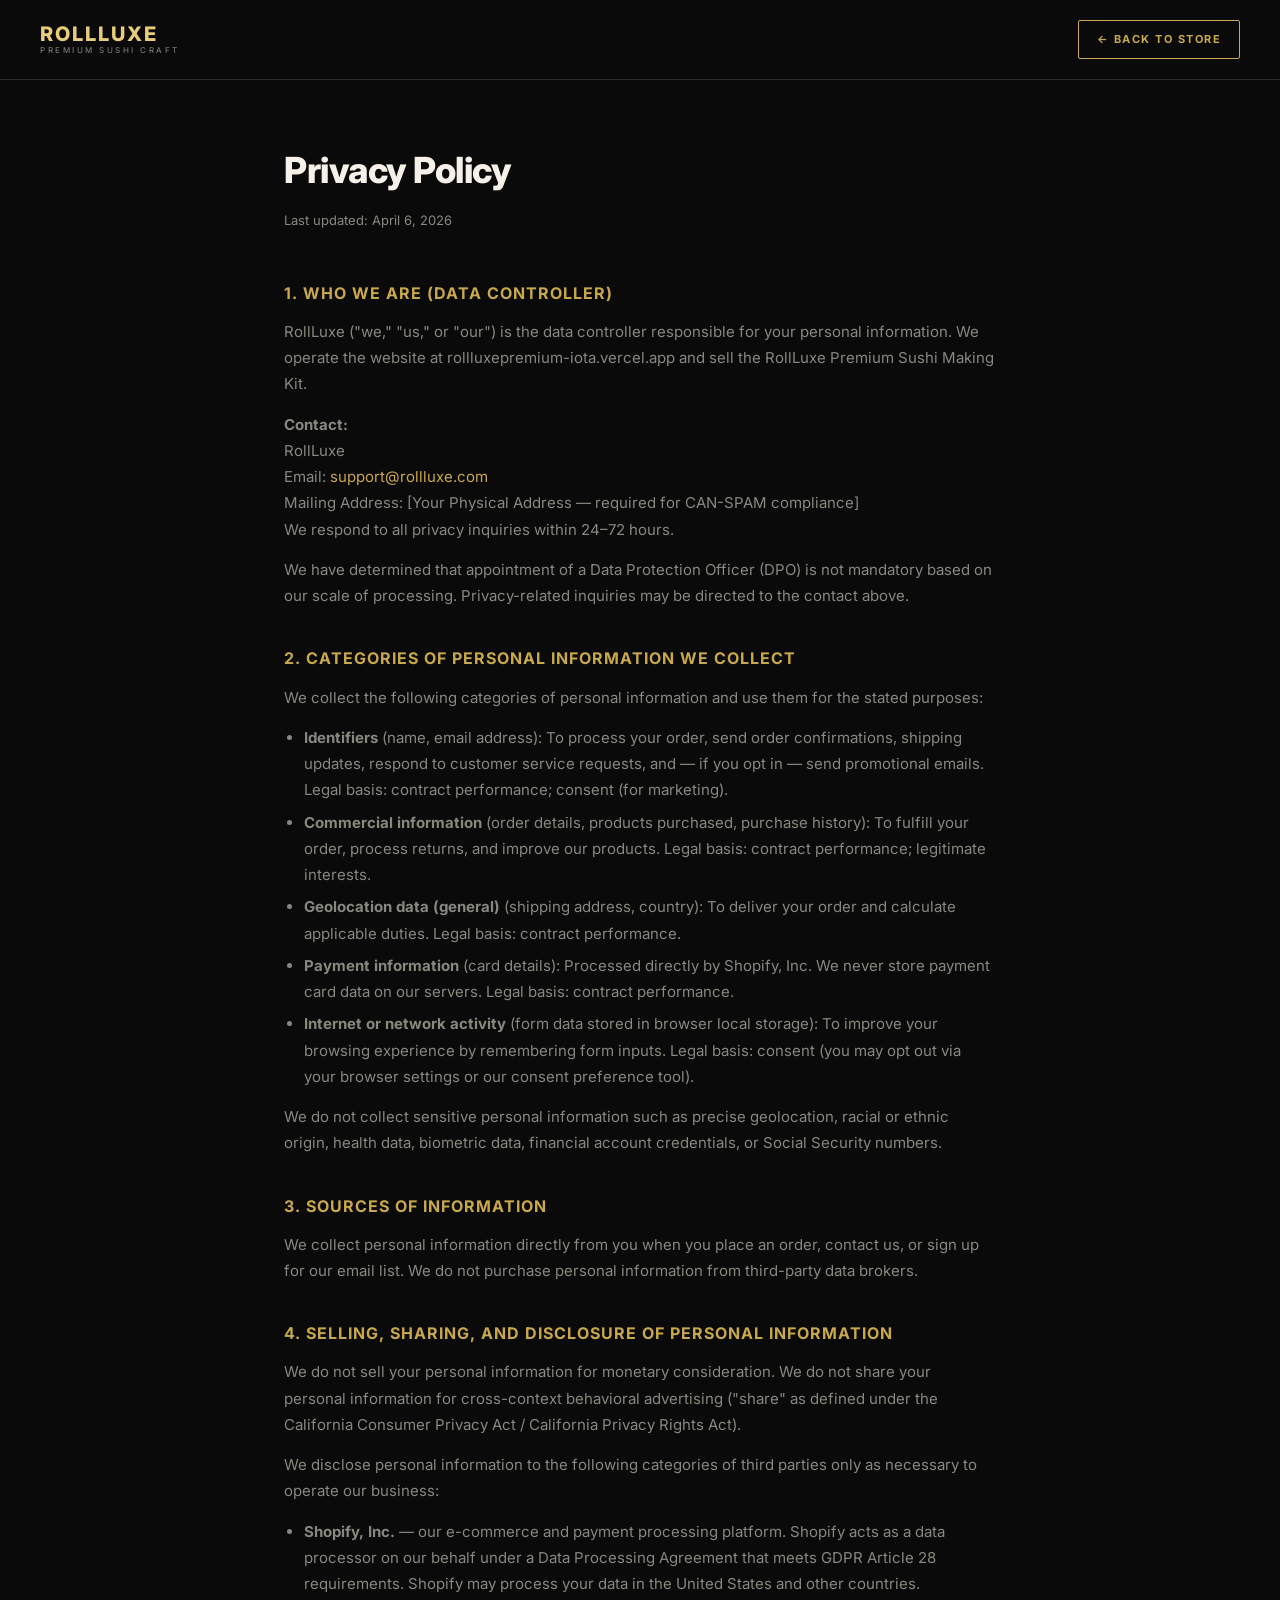
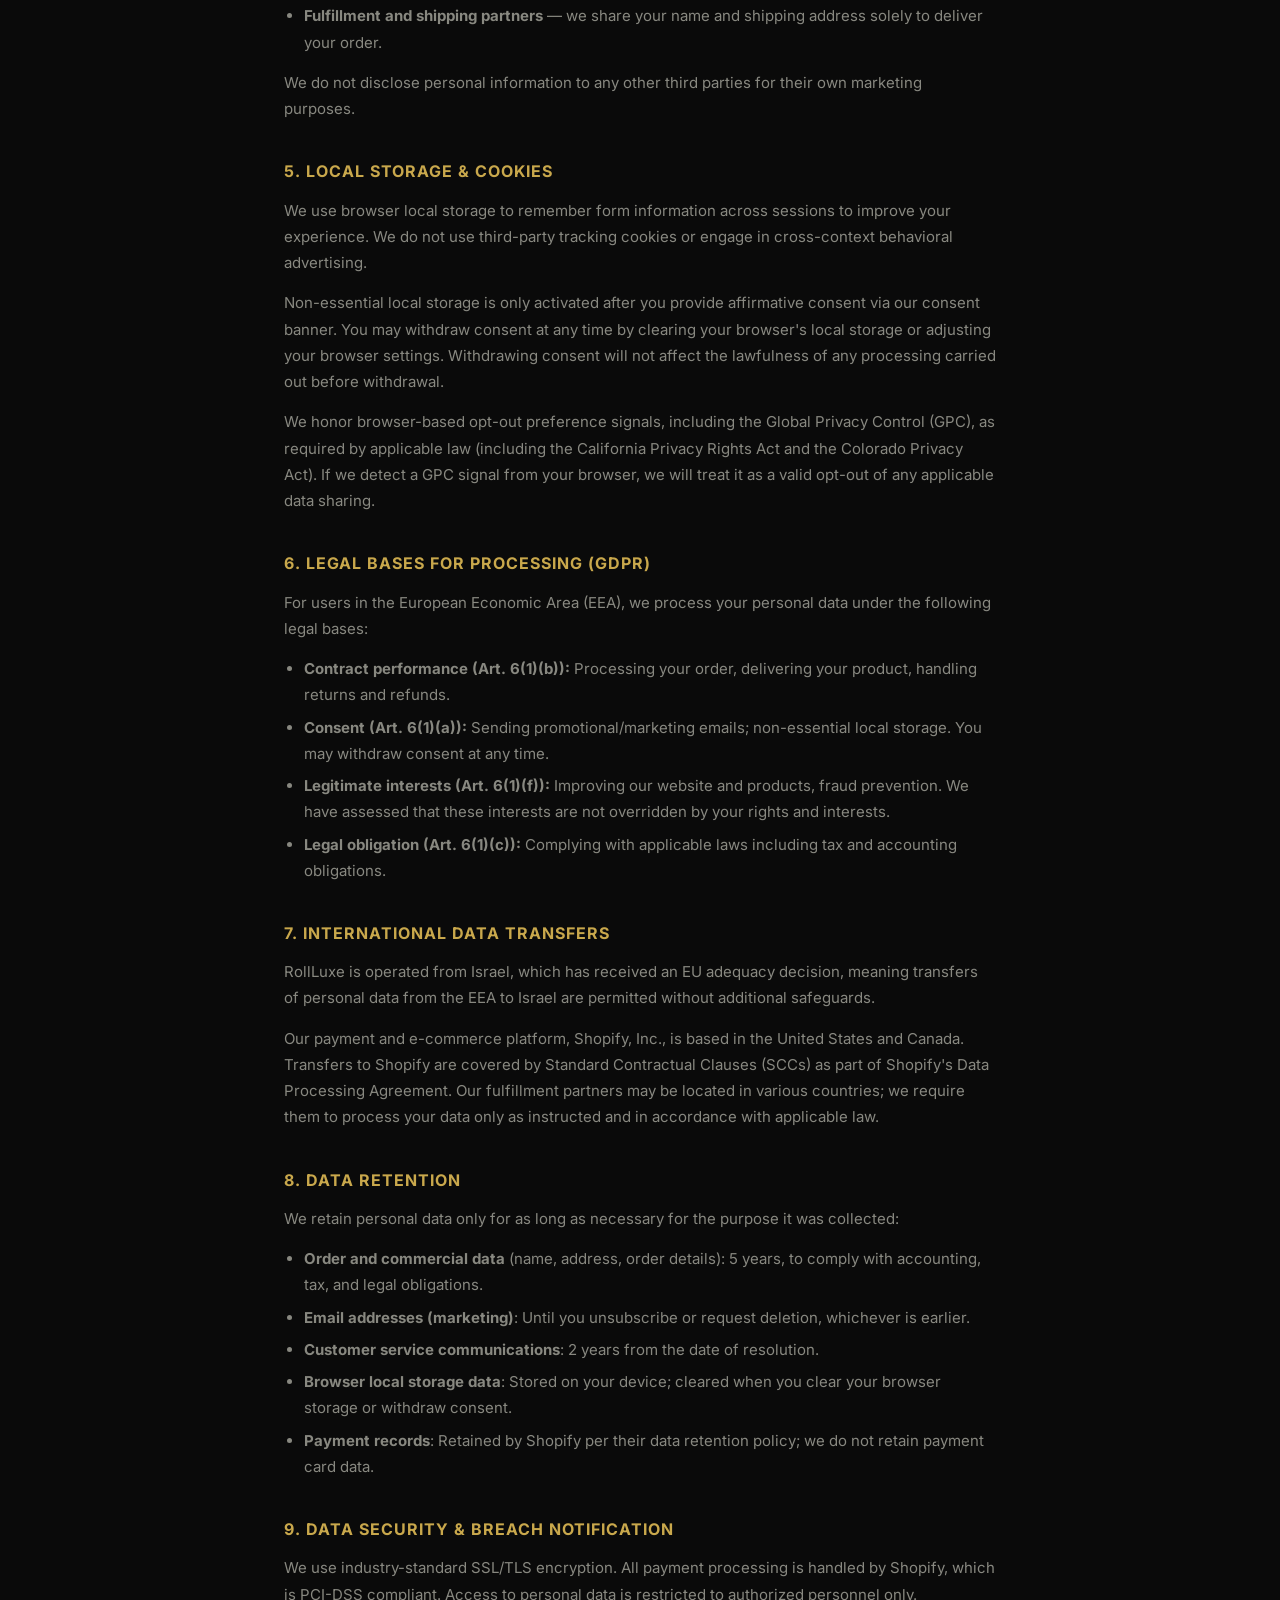
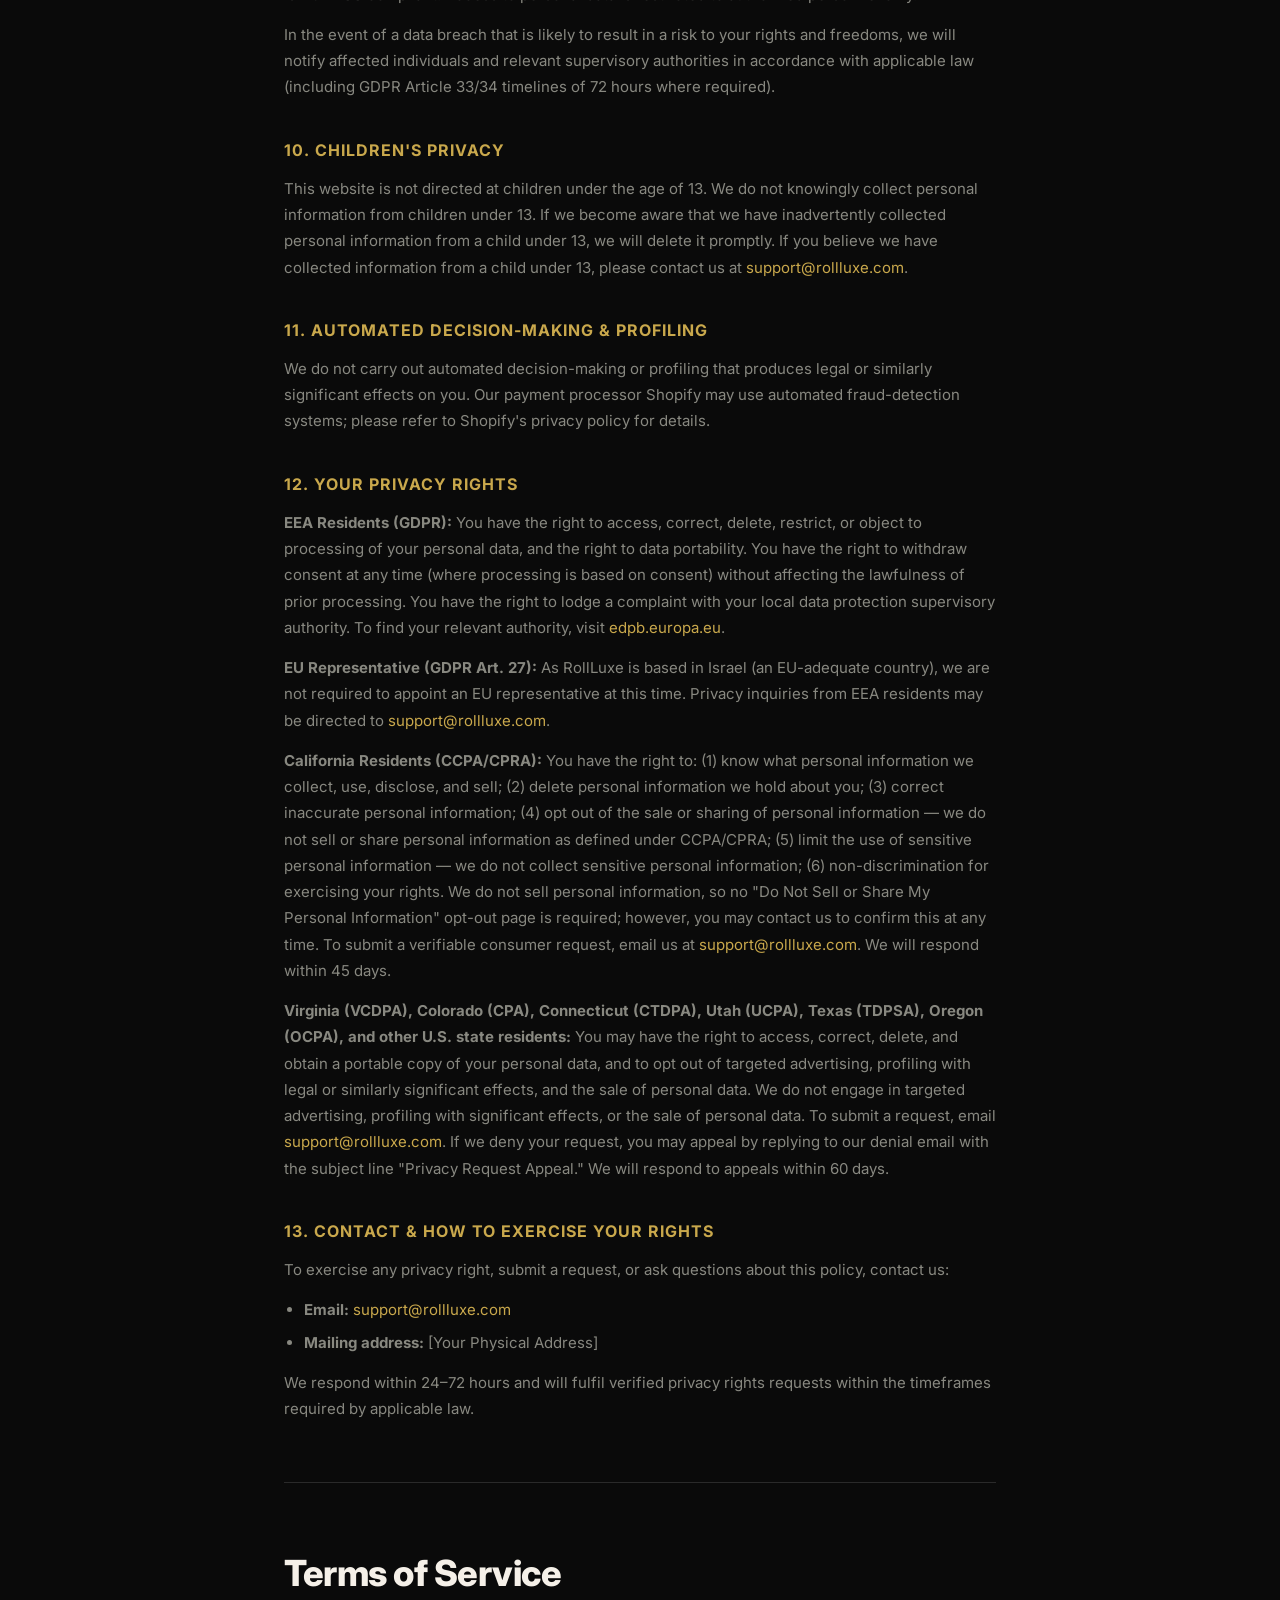
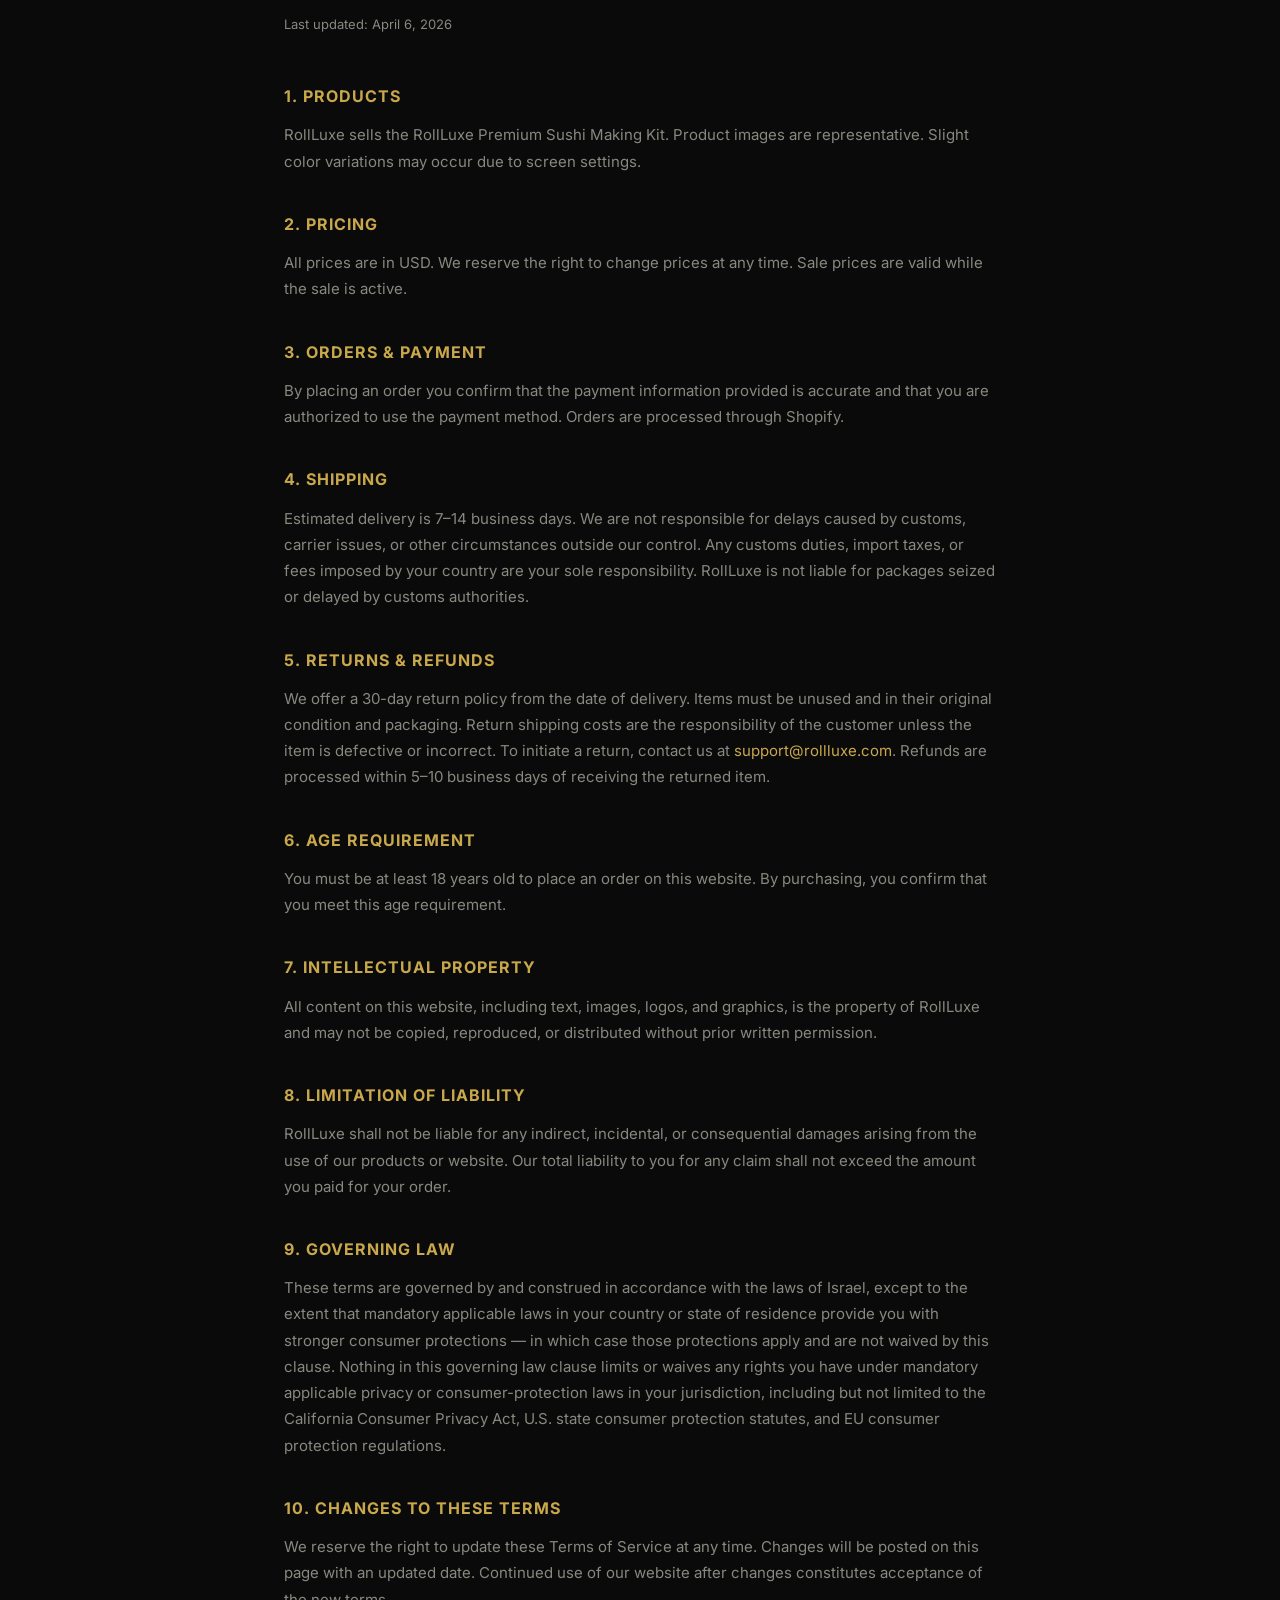
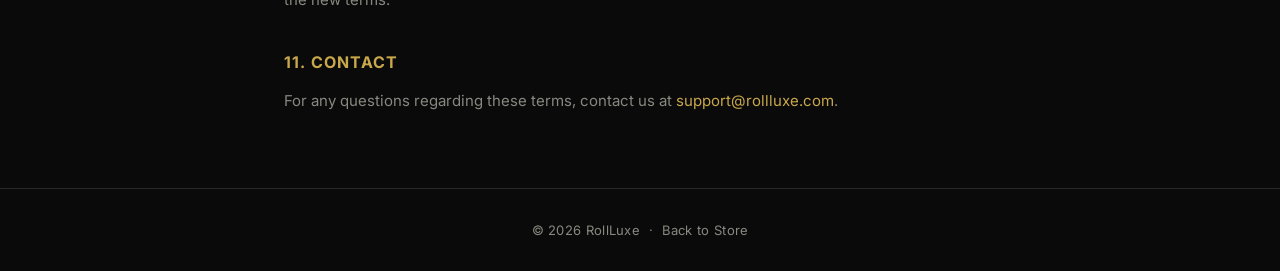
<file: privacy.html>
<!DOCTYPE html>
<html lang="en">
<head>
  <meta charset="UTF-8">
  <meta name="viewport" content="width=device-width, initial-scale=1.0">
  <title>Privacy Policy &amp; Terms — RollLuxe</title>
  <link rel="icon" type="image/png" href="logo.png">
  <link rel="preconnect" href="https://fonts.googleapis.com">
  <link rel="preconnect" href="https://fonts.gstatic.com" crossorigin>
  <link href="https://fonts.googleapis.com/css2?family=Inter:wght@400;500;600;700;800&display=swap" rel="stylesheet">
  <style>
    *, *::before, *::after { box-sizing: border-box; margin: 0; padding: 0; }

    body {
      font-family: 'Inter', sans-serif;
      background: #0a0a0a;
      color: #f5f0e8;
      line-height: 1.7;
    }

    a { color: #c9a84c; text-decoration: none; }
    a:hover { color: #e8cc7a; text-decoration: underline; }

    header {
      padding: 20px 40px;
      border-bottom: 1px solid #2a2a2a;
      display: flex;
      align-items: center;
      justify-content: space-between;
      gap: 10px;
    }

    .back-btn {
      background: transparent;
      border: 1px solid #c9a84c;
      color: #c9a84c;
      text-decoration: none;
      padding: 9px 18px;
      border-radius: 2px;
      font-size: 11px;
      font-weight: 700;
      letter-spacing: 1.5px;
      text-transform: uppercase;
      transition: background 0.2s, color 0.2s;
    }

    .back-btn:hover {
      background: #c9a84c;
      color: #0a0a0a;
      text-decoration: none;
    }

    .logo {
      display: flex;
      flex-direction: column;
      align-items: flex-start;
      text-decoration: none;
      gap: 2px;
    }

    .logo-text {
      font-size: 20px;
      font-weight: 800;
      color: #e8cc7a;
      letter-spacing: 2px;
      text-transform: uppercase;
      line-height: 1;
    }

    .logo-sub {
      font-size: 8px;
      letter-spacing: 2.5px;
      text-transform: uppercase;
      color: #888880;
      line-height: 1;
    }

    .container {
      max-width: 760px;
      margin: 0 auto;
      padding: 60px 24px;
    }

    h1 {
      font-size: 36px;
      font-weight: 800;
      margin-bottom: 8px;
      color: #f5f0e8;
      letter-spacing: -0.5px;
    }

    .updated {
      color: #888880;
      font-size: 13px;
      margin-bottom: 48px;
    }

    h2 {
      font-size: 16px;
      font-weight: 700;
      margin: 36px 0 12px;
      color: #c9a84c;
      text-transform: uppercase;
      letter-spacing: 1px;
    }

    p {
      color: #888880;
      font-size: 15px;
      margin-bottom: 14px;
      line-height: 1.75;
    }

    ul {
      color: #888880;
      font-size: 15px;
      padding-left: 20px;
      margin-bottom: 14px;
      line-height: 1.75;
    }

    li { margin-bottom: 6px; }

    .divider {
      height: 1px;
      background: #2a2a2a;
      margin: 60px 0;
    }

    footer {
      text-align: center;
      padding: 30px;
      color: #888880;
      font-size: 13px;
      border-top: 1px solid #2a2a2a;
      letter-spacing: 0.3px;
    }

    footer a { color: #888880; }
    footer a:hover { color: #c9a84c; text-decoration: none; }

    @media (max-width: 600px) {
      header { padding: 16px 20px; }
      .container { padding: 40px 16px; }
      h1 { font-size: 26px; }
    }
  </style>
</head>
<body>

<header>
  <a href="index.html" class="logo">
    <span class="logo-text">RollLuxe</span>
    <span class="logo-sub">Premium Sushi Craft</span>
  </a>
  <a href="index.html" class="back-btn">← Back to Store</a>
</header>

<div class="container">
  <h1>Privacy Policy</h1>
  <p class="updated">Last updated: April 6, 2026</p>

  <h2>1. Who We Are (Data Controller)</h2>
  <p>RollLuxe ("we," "us," or "our") is the data controller responsible for your personal information. We operate the website at rollluxepremium-iota.vercel.app and sell the RollLuxe Premium Sushi Making Kit.</p>
  <p><strong>Contact:</strong><br>
  RollLuxe<br>
  Email: <a href="https://mail.google.com/mail/?view=cm&to=giladsprung@gmail.com">support@rollluxe.com</a><br>
  Mailing Address: [Your Physical Address — required for CAN-SPAM compliance]<br>
  We respond to all privacy inquiries within 24–72 hours.</p>
  <p>We have determined that appointment of a Data Protection Officer (DPO) is not mandatory based on our scale of processing. Privacy-related inquiries may be directed to the contact above.</p>

  <h2>2. Categories of Personal Information We Collect</h2>
  <p>We collect the following categories of personal information and use them for the stated purposes:</p>
  <ul>
    <li><strong>Identifiers</strong> (name, email address): To process your order, send order confirmations, shipping updates, respond to customer service requests, and — if you opt in — send promotional emails. Legal basis: contract performance; consent (for marketing).</li>
    <li><strong>Commercial information</strong> (order details, products purchased, purchase history): To fulfill your order, process returns, and improve our products. Legal basis: contract performance; legitimate interests.</li>
    <li><strong>Geolocation data (general)</strong> (shipping address, country): To deliver your order and calculate applicable duties. Legal basis: contract performance.</li>
    <li><strong>Payment information</strong> (card details): Processed directly by Shopify, Inc. We never store payment card data on our servers. Legal basis: contract performance.</li>
    <li><strong>Internet or network activity</strong> (form data stored in browser local storage): To improve your browsing experience by remembering form inputs. Legal basis: consent (you may opt out via your browser settings or our consent preference tool).</li>
  </ul>
  <p>We do not collect sensitive personal information such as precise geolocation, racial or ethnic origin, health data, biometric data, financial account credentials, or Social Security numbers.</p>

  <h2>3. Sources of Information</h2>
  <p>We collect personal information directly from you when you place an order, contact us, or sign up for our email list. We do not purchase personal information from third-party data brokers.</p>

  <h2>4. Selling, Sharing, and Disclosure of Personal Information</h2>
  <p>We do not sell your personal information for monetary consideration. We do not share your personal information for cross-context behavioral advertising ("share" as defined under the California Consumer Privacy Act / California Privacy Rights Act).</p>
  <p>We disclose personal information to the following categories of third parties only as necessary to operate our business:</p>
  <ul>
    <li><strong>Shopify, Inc.</strong> — our e-commerce and payment processing platform. Shopify acts as a data processor on our behalf under a Data Processing Agreement that meets GDPR Article 28 requirements. Shopify may process your data in the United States and other countries.</li>
    <li><strong>Fulfillment and shipping partners</strong> — we share your name and shipping address solely to deliver your order.</li>
  </ul>
  <p>We do not disclose personal information to any other third parties for their own marketing purposes.</p>

  <h2>5. Local Storage &amp; Cookies</h2>
  <p>We use browser local storage to remember form information across sessions to improve your experience. We do not use third-party tracking cookies or engage in cross-context behavioral advertising.</p>
  <p>Non-essential local storage is only activated after you provide affirmative consent via our consent banner. You may withdraw consent at any time by clearing your browser's local storage or adjusting your browser settings. Withdrawing consent will not affect the lawfulness of any processing carried out before withdrawal.</p>
  <p>We honor browser-based opt-out preference signals, including the Global Privacy Control (GPC), as required by applicable law (including the California Privacy Rights Act and the Colorado Privacy Act). If we detect a GPC signal from your browser, we will treat it as a valid opt-out of any applicable data sharing.</p>

  <h2>6. Legal Bases for Processing (GDPR)</h2>
  <p>For users in the European Economic Area (EEA), we process your personal data under the following legal bases:</p>
  <ul>
    <li><strong>Contract performance (Art. 6(1)(b)):</strong> Processing your order, delivering your product, handling returns and refunds.</li>
    <li><strong>Consent (Art. 6(1)(a)):</strong> Sending promotional/marketing emails; non-essential local storage. You may withdraw consent at any time.</li>
    <li><strong>Legitimate interests (Art. 6(1)(f)):</strong> Improving our website and products, fraud prevention. We have assessed that these interests are not overridden by your rights and interests.</li>
    <li><strong>Legal obligation (Art. 6(1)(c)):</strong> Complying with applicable laws including tax and accounting obligations.</li>
  </ul>

  <h2>7. International Data Transfers</h2>
  <p>RollLuxe is operated from Israel, which has received an EU adequacy decision, meaning transfers of personal data from the EEA to Israel are permitted without additional safeguards.</p>
  <p>Our payment and e-commerce platform, Shopify, Inc., is based in the United States and Canada. Transfers to Shopify are covered by Standard Contractual Clauses (SCCs) as part of Shopify's Data Processing Agreement. Our fulfillment partners may be located in various countries; we require them to process your data only as instructed and in accordance with applicable law.</p>

  <h2>8. Data Retention</h2>
  <p>We retain personal data only for as long as necessary for the purpose it was collected:</p>
  <ul>
    <li><strong>Order and commercial data</strong> (name, address, order details): 5 years, to comply with accounting, tax, and legal obligations.</li>
    <li><strong>Email addresses (marketing)</strong>: Until you unsubscribe or request deletion, whichever is earlier.</li>
    <li><strong>Customer service communications</strong>: 2 years from the date of resolution.</li>
    <li><strong>Browser local storage data</strong>: Stored on your device; cleared when you clear your browser storage or withdraw consent.</li>
    <li><strong>Payment records</strong>: Retained by Shopify per their data retention policy; we do not retain payment card data.</li>
  </ul>

  <h2>9. Data Security &amp; Breach Notification</h2>
  <p>We use industry-standard SSL/TLS encryption. All payment processing is handled by Shopify, which is PCI-DSS compliant. Access to personal data is restricted to authorized personnel only.</p>
  <p>In the event of a data breach that is likely to result in a risk to your rights and freedoms, we will notify affected individuals and relevant supervisory authorities in accordance with applicable law (including GDPR Article 33/34 timelines of 72 hours where required).</p>

  <h2>10. Children's Privacy</h2>
  <p>This website is not directed at children under the age of 13. We do not knowingly collect personal information from children under 13. If we become aware that we have inadvertently collected personal information from a child under 13, we will delete it promptly. If you believe we have collected information from a child under 13, please contact us at <a href="https://mail.google.com/mail/?view=cm&to=giladsprung@gmail.com">support@rollluxe.com</a>.</p>

  <h2>11. Automated Decision-Making &amp; Profiling</h2>
  <p>We do not carry out automated decision-making or profiling that produces legal or similarly significant effects on you. Our payment processor Shopify may use automated fraud-detection systems; please refer to Shopify's privacy policy for details.</p>

  <h2>12. Your Privacy Rights</h2>

  <p><strong>EEA Residents (GDPR):</strong> You have the right to access, correct, delete, restrict, or object to processing of your personal data, and the right to data portability. You have the right to withdraw consent at any time (where processing is based on consent) without affecting the lawfulness of prior processing. You have the right to lodge a complaint with your local data protection supervisory authority. To find your relevant authority, visit <a href="https://edpb.europa.eu/about-edpb/about-edpb/members_en" target="_blank" rel="noopener">edpb.europa.eu</a>.</p>

  <p><strong>EU Representative (GDPR Art. 27):</strong> As RollLuxe is based in Israel (an EU-adequate country), we are not required to appoint an EU representative at this time. Privacy inquiries from EEA residents may be directed to <a href="https://mail.google.com/mail/?view=cm&to=giladsprung@gmail.com">support@rollluxe.com</a>.</p>

  <p><strong>California Residents (CCPA/CPRA):</strong> You have the right to: (1) know what personal information we collect, use, disclose, and sell; (2) delete personal information we hold about you; (3) correct inaccurate personal information; (4) opt out of the sale or sharing of personal information — we do not sell or share personal information as defined under CCPA/CPRA; (5) limit the use of sensitive personal information — we do not collect sensitive personal information; (6) non-discrimination for exercising your rights. We do not sell personal information, so no "Do Not Sell or Share My Personal Information" opt-out page is required; however, you may contact us to confirm this at any time. To submit a verifiable consumer request, email us at <a href="https://mail.google.com/mail/?view=cm&to=giladsprung@gmail.com">support@rollluxe.com</a>. We will respond within 45 days.</p>

  <p><strong>Virginia (VCDPA), Colorado (CPA), Connecticut (CTDPA), Utah (UCPA), Texas (TDPSA), Oregon (OCPA), and other U.S. state residents:</strong> You may have the right to access, correct, delete, and obtain a portable copy of your personal data, and to opt out of targeted advertising, profiling with legal or similarly significant effects, and the sale of personal data. We do not engage in targeted advertising, profiling with significant effects, or the sale of personal data. To submit a request, email <a href="https://mail.google.com/mail/?view=cm&to=giladsprung@gmail.com">support@rollluxe.com</a>. If we deny your request, you may appeal by replying to our denial email with the subject line "Privacy Request Appeal." We will respond to appeals within 60 days.</p>

  <h2>13. Contact &amp; How to Exercise Your Rights</h2>
  <p>To exercise any privacy right, submit a request, or ask questions about this policy, contact us:</p>
  <ul>
    <li><strong>Email:</strong> <a href="https://mail.google.com/mail/?view=cm&to=giladsprung@gmail.com">support@rollluxe.com</a></li>
    <li><strong>Mailing address:</strong> [Your Physical Address]</li>
  </ul>
  <p>We respond within 24–72 hours and will fulfil verified privacy rights requests within the timeframes required by applicable law.</p>

  <div class="divider" id="terms"></div>

  <h1>Terms of Service</h1>
  <p class="updated">Last updated: April 6, 2026</p>

  <h2>1. Products</h2>
  <p>RollLuxe sells the RollLuxe Premium Sushi Making Kit. Product images are representative. Slight color variations may occur due to screen settings.</p>

  <h2>2. Pricing</h2>
  <p>All prices are in USD. We reserve the right to change prices at any time. Sale prices are valid while the sale is active.</p>

  <h2>3. Orders &amp; Payment</h2>
  <p>By placing an order you confirm that the payment information provided is accurate and that you are authorized to use the payment method. Orders are processed through Shopify.</p>

  <h2>4. Shipping</h2>
  <p>Estimated delivery is 7–14 business days. We are not responsible for delays caused by customs, carrier issues, or other circumstances outside our control. Any customs duties, import taxes, or fees imposed by your country are your sole responsibility. RollLuxe is not liable for packages seized or delayed by customs authorities.</p>

  <h2>5. Returns &amp; Refunds</h2>
  <p>We offer a 30-day return policy from the date of delivery. Items must be unused and in their original condition and packaging. Return shipping costs are the responsibility of the customer unless the item is defective or incorrect. To initiate a return, contact us at <a href="https://mail.google.com/mail/?view=cm&to=giladsprung@gmail.com">support@rollluxe.com</a>. Refunds are processed within 5–10 business days of receiving the returned item.</p>

  <h2>6. Age Requirement</h2>
  <p>You must be at least 18 years old to place an order on this website. By purchasing, you confirm that you meet this age requirement.</p>

  <h2>7. Intellectual Property</h2>
  <p>All content on this website, including text, images, logos, and graphics, is the property of RollLuxe and may not be copied, reproduced, or distributed without prior written permission.</p>

  <h2>8. Limitation of Liability</h2>
  <p>RollLuxe shall not be liable for any indirect, incidental, or consequential damages arising from the use of our products or website. Our total liability to you for any claim shall not exceed the amount you paid for your order.</p>

  <h2>9. Governing Law</h2>
  <p>These terms are governed by and construed in accordance with the laws of Israel, except to the extent that mandatory applicable laws in your country or state of residence provide you with stronger consumer protections — in which case those protections apply and are not waived by this clause. Nothing in this governing law clause limits or waives any rights you have under mandatory applicable privacy or consumer-protection laws in your jurisdiction, including but not limited to the California Consumer Privacy Act, U.S. state consumer protection statutes, and EU consumer protection regulations.</p>

  <h2>10. Changes to These Terms</h2>
  <p>We reserve the right to update these Terms of Service at any time. Changes will be posted on this page with an updated date. Continued use of our website after changes constitutes acceptance of the new terms.</p>

  <h2>11. Contact</h2>
  <p>For any questions regarding these terms, contact us at <a href="https://mail.google.com/mail/?view=cm&to=giladsprung@gmail.com">support@rollluxe.com</a>.</p>
</div>

<footer>© 2026 RollLuxe &nbsp;·&nbsp; <a href="index.html">Back to Store</a></footer>

</body>
</html>
</file>
